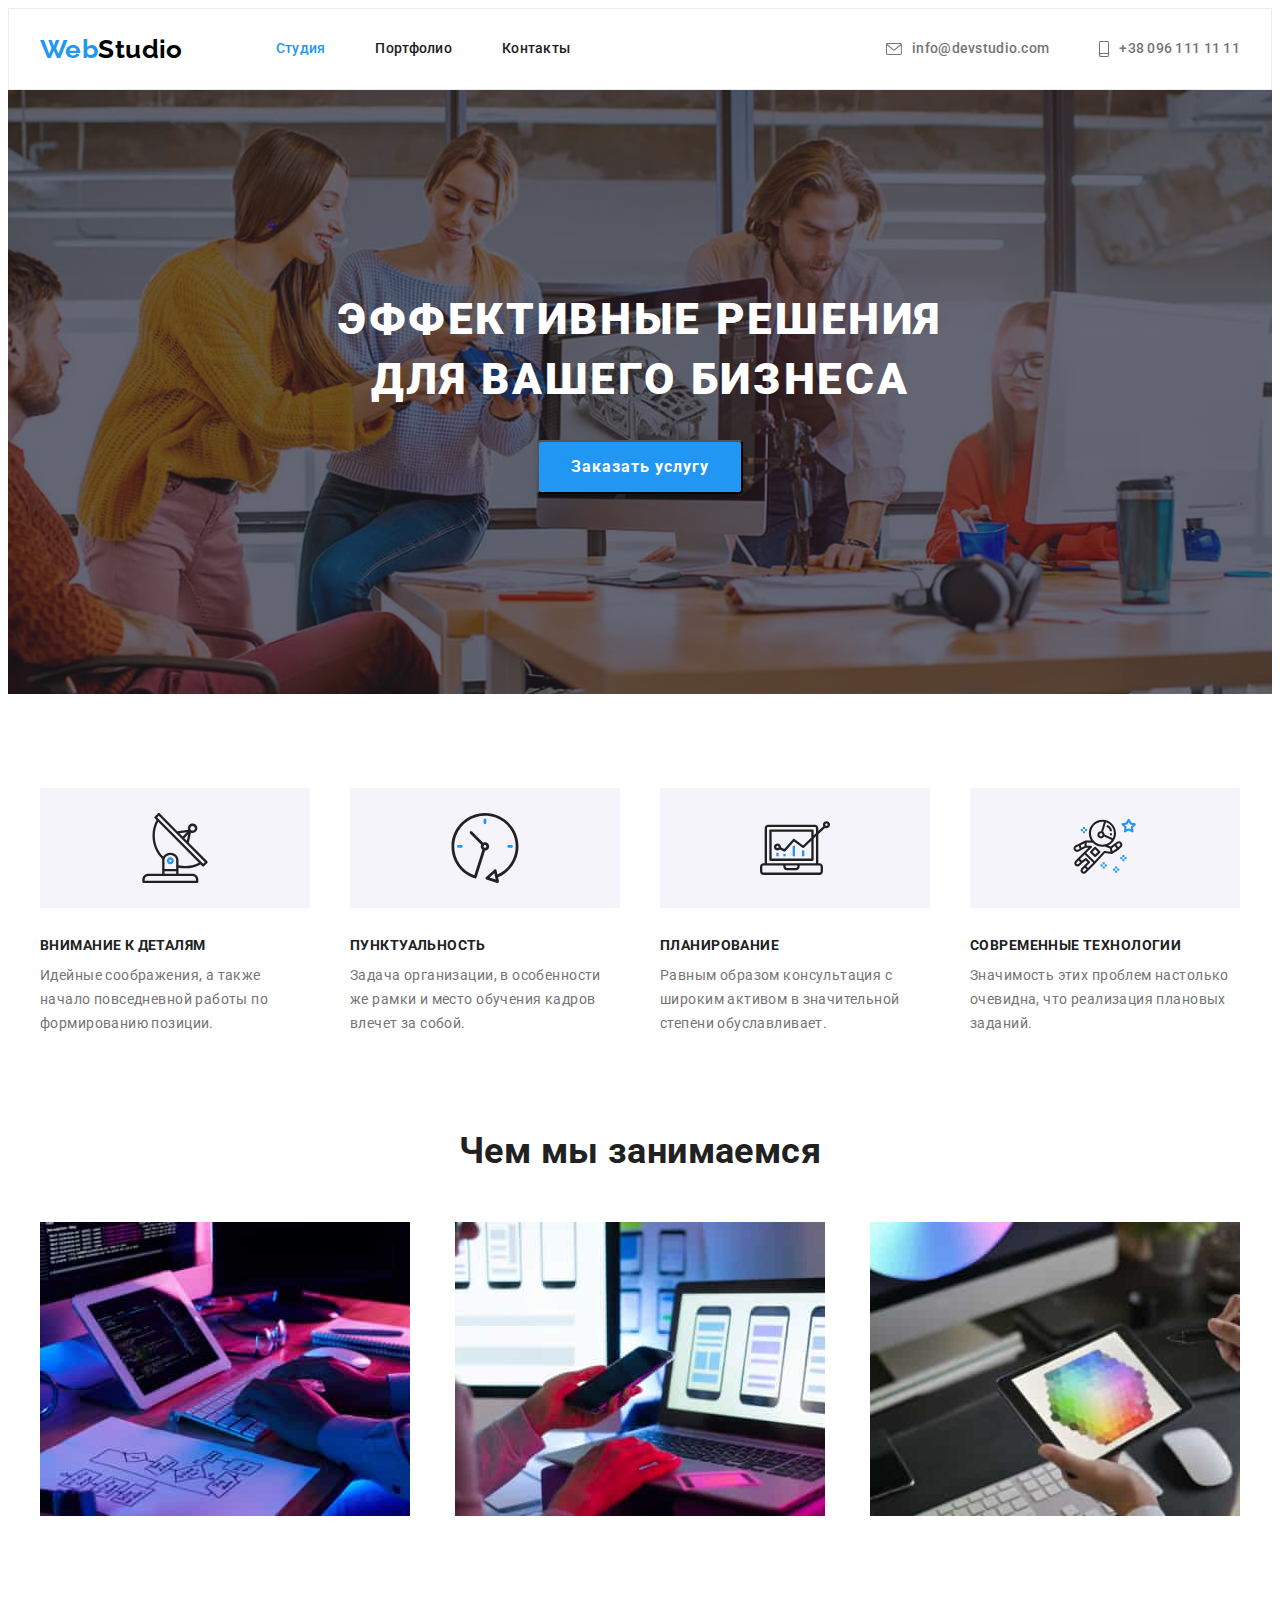
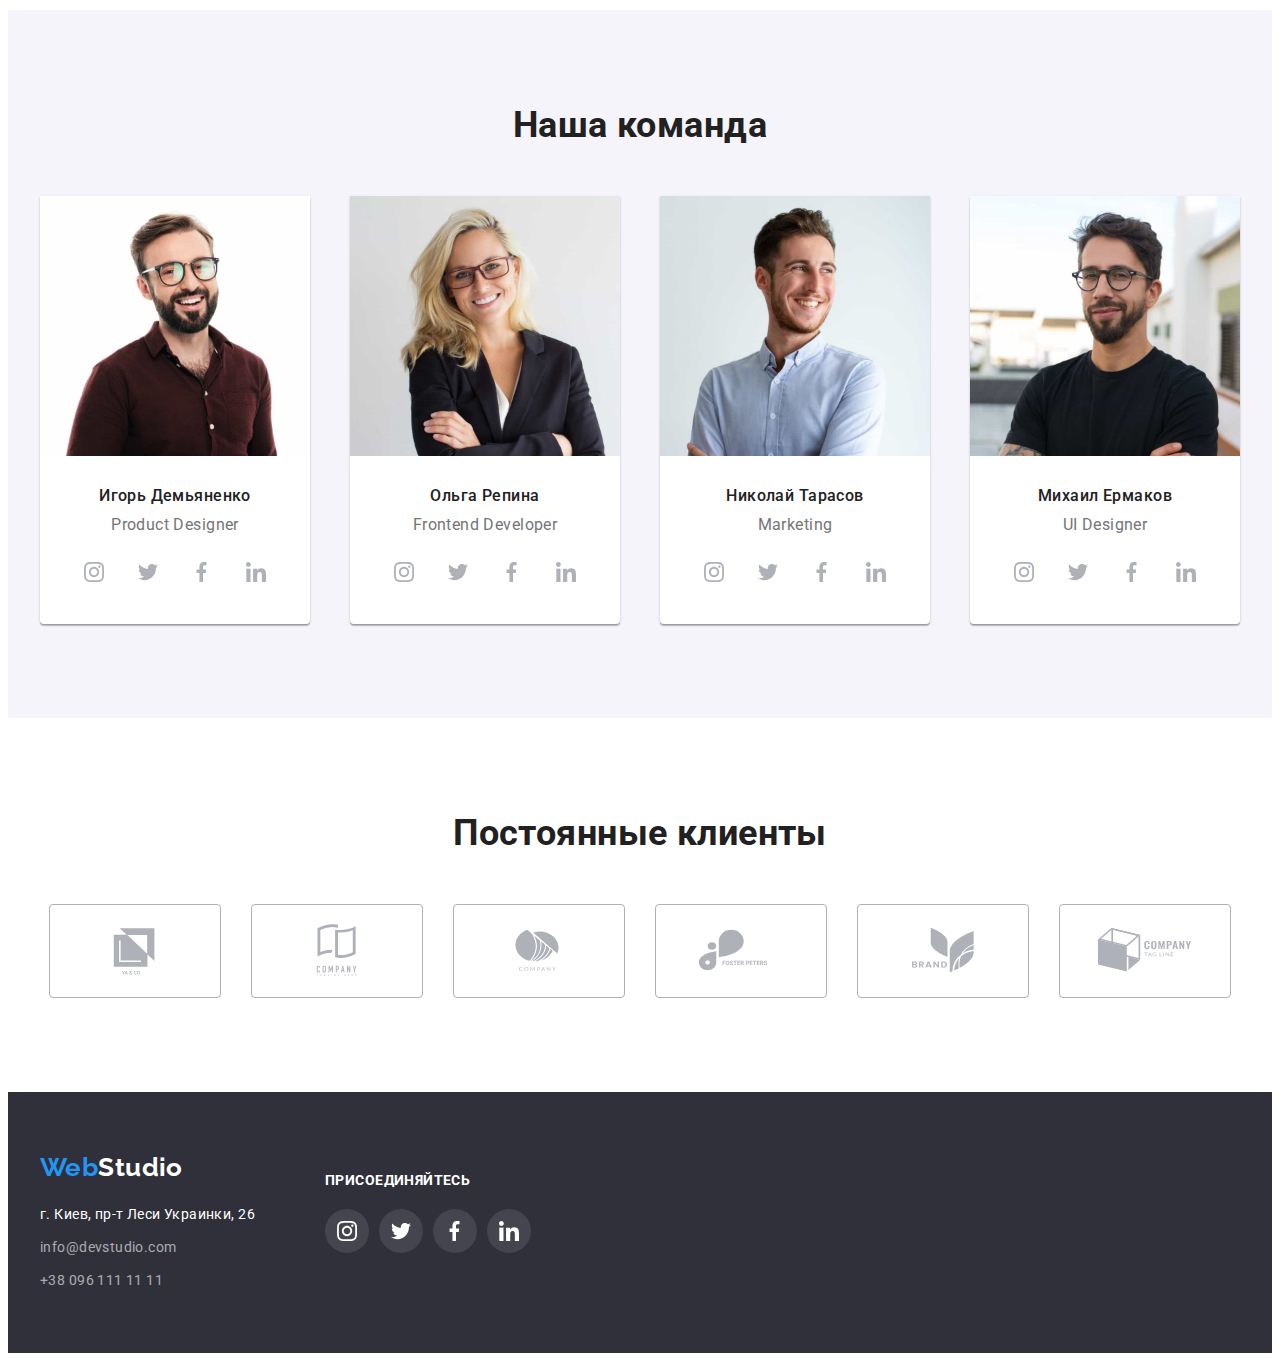
<file: index.html>
<!DOCTYPE html>
<html lang="ru">
  <head>
    <meta charset="UTF-8" />
    <meta http-equiv="X-UA-Compatible" content="IE=edge" />
    <meta name="viewport" content="width=device-width, initial-scale=1.0" />
    <title>WebStudio</title>
    <link
      href="https://fonts.googleapis.com/css2?family=Raleway:wght@700&family=Roboto:wght@400;500;700;900&display=swap"
      rel="stylesheet"
    />
    <link
      rel="stylesheet"
      href="https://cdnjs.cloudflare.com/ajax/libs/modern-normalize/1.1.0/modern-normalize.min.css"
      integrity="sha512-wpPYUAdjBVSE4KJnH1VR1HeZfpl1ub8YT/NKx4PuQ5NmX2tKuGu6U/JRp5y+Y8XG2tV+wKQpNHVUX03MfMFn9Q=="
      crossorigin="anonymous"
      referrerpolicy="no-referrer"
    />
    <link rel="stylesheet" href="./css/styles.css" />
  </head>
  <body>
    <!--Page header-->
    <header class="page-header">
      <!--LOGO-->
      <div class="container header-container">
        <nav class="header-container">
          <a href="./index.html" class="logo"><span class="accent">Web</span>Studio</a>
          <!--Main navigation-->
          <ul class="site-nav list">
            <li class="site-nav-item"><a href="./index.html" class="link current">Студия</a></li>
            <li class="site-nav-item"><a href="./portfolio.html" class="link">Портфолио</a></li>
            <li class="site-nav-item"><a href="" class="link">Контакты</a></li>
          </ul>
        </nav>
        <ul class="contact list">
          <li class="contact-item">
            <a href="mailto:info@devstudio.com" class="header-contact link">
              <svg class="contact-icon" width="16px" height="12px">
                <use href="./images/icons.svg#envelope"></use>
              </svg>
              info@devstudio.com</a
            >
          </li>
          <li class="contact-item">
            <a href="tel:+380961111111" class="header-contact link">
              <svg class="contact-icon" width="10px" height="16px">
                <use href="./images/icons.svg#smartphone"></use>
              </svg>
              +38 096 111 11 11</a
            >
          </li>
        </ul>
      </div>
    </header>
    <!--Page content-->
    <main>
      <!--Service-->
      <section class="hero">
        <h1 class="hero-title">Эффективные решения для вашего бизнеса</h1>
        <button type="button" class="button">Заказать услугу</button>
      </section>
      <!--Our skills-->
      <h2 class="visually-hidden">Наши преимущества</h2>
      <section class="about section">
        <div class="icon container">
          <div class="icon-list">
            <svg class="about-icon" width="70px" height="70px">
              <use href="./images/icons.svg#antenna"></use>
            </svg>
          </div>
          <div class="icon-list">
            <svg class="about-icon" width="70px" height="70px">
              <use href="./images/icons.svg#clock"></use>
            </svg>
          </div>
          <div class="icon-list">
            <svg class="about-icon" width="70px" height="70px">
              <use href="./images/icons.svg#diagram"></use>
            </svg>
          </div>
          <div class="icon-list">
            <svg class="about-icon" width="70px" height="70px">
              <use href="./images/icons.svg#astronaut"></use>
            </svg>
          </div>
        </div>
        <div class="container">
          <ul class="about-list list">
            <li class="about-list-item">
              <h3 class="about-title">Внимание к деталям</h3>
              <p class="about-text">
                Идейные соображения, а также начало повседневной работы по формированию позиции.
              </p>
            </li>
            <li class="about-list-item">
              <h3 class="about-title">Пунктуальность</h3>
              <p class="about-text">
                Задача организации, в особенности же рамки и место обучения кадров влечет за собой.
              </p>
            </li>
            <li class="about-list-item">
              <h3 class="about-title">Планирование</h3>
              <p class="about-text">
                Равным образом консультация с широким активом в значительной степени обуславливает.
              </p>
            </li>
            <li class="about-list-item">
              <h3 class="about-title">Современные технологии</h3>
              <p class="about-text">
                Значимость этих проблем настолько очевидна, что реализация плановых заданий.
              </p>
            </li>
          </ul>
        </div>
      </section>
      <!--What are we doing-->
      <section class="job">
        <div class="container">
          <h2 class="section-title job">Чем мы занимаемся</h2>
          <ul class="job-list list">
            <li class="job-list-item">
              <img src="./images/box1.jpg" alt="Верстка сайта" width="370" class="img" />
            </li>
            <li class="job-list-item">
              <img
                src="./images/box2.jpg"
                alt="Адаптация мобильной версии"
                width="370"
                class="img"
              />
            </li>
            <li class="job-list-item">
              <img src="./images/box3.jpg" alt="Выбор палитры цветов" width="370" class="img" />
            </li>
          </ul>
        </div>
      </section>
      <!--Our team-->
      <section class="team section">
        <div class="container">
          <h2 class="section-title team">Наша команда</h2>
          <ul class="team-list list">
            <li class="team-list-item">
              <img
                src="./images/img1.jpg"
                alt="фотография продакт дизайнера"
                width="270"
                class="img"
              />
              <h3 class="team-subtitle">Игорь Демьяненко</h3>
              <p lang="en" class="team-description">Product Designer</p>
              <ul class="social-list list">
                <li class="social-item">
                  <a href="" class="social-link link">
                    <svg class="social-icon" width="20px" height="20px">
                      <use href="./images/icons.svg#instagram"></use>
                    </svg>
                  </a>
                </li>
                <li class="social-item">
                  <a href="" class="social-link link">
                    <svg class="social-icon" width="20px" height="20px">
                      <use href="./images/icons.svg#twitter"></use>
                    </svg>
                  </a>
                </li>
                <li class="social-item">
                  <a href="" class="social-link link">
                    <svg class="social-icon" width="20px" height="20px">
                      <use href="./images/icons.svg#Vector"></use>
                    </svg>
                  </a>
                </li>
                <li class="social-item">
                  <a href="" class="social-link link">
                    <svg class="social-icon" width="20px" height="20px">
                      <use href="./images/icons.svg#linkedin"></use>
                    </svg>
                  </a>
                </li>
              </ul>
            </li>
            <li class="team-list-item">
              <img
                src="./images/img2.jpg"
                alt="фотография фронтэнд разработчика"
                width="270"
                class="img"
              />
              <h3 class="team-subtitle">Ольга Репина</h3>
              <p lang="en" class="team-description">Frontend Developer</p>
              <ul class="social-list list">
                <li class="social-item">
                  <a href="" class="social-link link">
                    <svg class="social-icon" width="20px" height="20px">
                      <use href="./images/icons.svg#instagram"></use>
                    </svg>
                  </a>
                </li>
                <li class="social-item">
                  <a href="" class="social-link link">
                    <svg class="social-icon" width="20px" height="20px">
                      <use href="./images/icons.svg#twitter"></use>
                    </svg>
                  </a>
                </li>
                <li class="social-item">
                  <a href="" class="social-link link">
                    <svg class="social-icon" width="20px" height="20px">
                      <use href="./images/icons.svg#Vector"></use>
                    </svg>
                  </a>
                </li>
                <li class="social-item">
                  <a href="" class="social-link link">
                    <svg class="social-icon" width="20px" height="20px">
                      <use href="./images/icons.svg#linkedin"></use>
                    </svg>
                  </a>
                </li>
              </ul>
            </li>
            <li class="team-list-item">
              <img src="./images/img3.jpg" alt="фотография маркетолога" width="270" class="img" />
              <h3 class="team-subtitle">Николай Тарасов</h3>
              <p lang="en" class="team-description">Marketing</p>
              <ul class="social-list list">
                <li class="social-item">
                  <a href="" class="social-link link">
                    <svg class="social-icon" width="20px" height="20px">
                      <use href="./images/icons.svg#instagram"></use>
                    </svg>
                  </a>
                </li>
                <li class="social-item">
                  <a href="" class="social-link link">
                    <svg class="social-icon" width="20px" height="20px">
                      <use href="./images/icons.svg#twitter"></use>
                    </svg>
                  </a>
                </li>
                <li class="social-item">
                  <a href="" class="social-link link">
                    <svg class="social-icon" width="20px" height="20px">
                      <use href="./images/icons.svg#Vector"></use>
                    </svg>
                  </a>
                </li>
                <li class="social-item">
                  <a href="" class="social-link link">
                    <svg class="social-icon" width="20px" height="20px">
                      <use href="./images/icons.svg#linkedin"></use>
                    </svg>
                  </a>
                </li>
              </ul>
            </li>
            <li class="team-list-item">
              <img
                src="./images/img4.jpg"
                alt="фотография дизайнера пользовательского интерфейса"
                width="270"
                class="img"
              />
              <h3 class="team-subtitle">Михаил Ермаков</h3>
              <p lang="en" class="team-description">UI Designer</p>
              <ul class="social-list list">
                <li class="social-item">
                  <a href="" class="social-link link">
                    <svg class="social-icon" width="20px" height="20px">
                      <use href="./images/icons.svg#instagram"></use>
                    </svg>
                  </a>
                </li>
                <li class="social-item">
                  <a href="" class="social-link link">
                    <svg class="social-icon" width="20px" height="20px">
                      <use href="./images/icons.svg#twitter"></use>
                    </svg>
                  </a>
                </li>
                <li class="social-item">
                  <a href="" class="social-link link">
                    <svg class="social-icon" width="20px" height="20px">
                      <use href="./images/icons.svg#Vector"></use>
                    </svg>
                  </a>
                </li>
                <li class="social-item">
                  <a href="" class="social-link link">
                    <svg class="social-icon" width="20px" height="20px">
                      <use href="./images/icons.svg#linkedin"></use>
                    </svg>
                  </a>
                </li>
              </ul>
            </li>
          </ul>
        </div>
      </section>
      <section class="clients section">
        <h2 class="clients-title">Постоянные клиенты</h2>
        <ul class="clients-list list">
          <li class="clients-item">
            <a href="" class="clients-link link">
              <svg class="clients-icon" width="106px" height="60px">
                <use href="./images/icons.svg#Logo"></use>
              </svg>
            </a>
          </li>
          <li class="clients-item">
            <a href="" class="clients-link link">
              <svg class="clients-icon" width="106px" height="60px">
                <use href="./images/icons.svg#Logo-1"></use>
              </svg>
            </a>
          </li>
          <li class="clients-item">
            <a href="" class="clients-link link">
              <svg class="clients-icon" width="106px" height="60px">
                <use href="./images/icons.svg#Logo-2"></use>
              </svg>
            </a>
          </li>
          <li class="clients-item">
            <a href="" class="clients-link link">
              <svg class="clients-icon" width="106px" height="60px">
                <use href="./images/icons.svg#Logo-3"></use>
              </svg>
            </a>
          </li>
          <li class="clients-item">
            <a href="" class="clients-link link">
              <svg class="clients-icon" width="106px" height="60px">
                <use href="./images/icons.svg#Logo-4"></use>
              </svg>
            </a>
          </li>
          <li class="clients-item">
            <a href="" class="clients-link link">
              <svg class="clients-icon" width="106px" height="60px">
                <use href="./images/icons.svg#Logo-5"></use>
              </svg>
            </a>
          </li>
        </ul>
      </section>
    </main>
    <!-- Footer -->
    <footer class="footer">
      <div class="footer-container container">
        <div>
          <a href="./index.html" class="logo footer"><span class="accent">Web</span>Studio</a>
          <address>
            <ul class="address-list list">
              <li class="address-item">
                <a href="" class="address"> г. Киев, пр-т Леси Украинки, 26</a>
              </li>
              <li class="address-item">
                <a href="mailto:info@devstudio.com" class="footer-contact link"
                  >info@devstudio.com</a
                >
              </li>
              <li class="address-item">
                <a href="tel:+380961111111" class="footer-contact link">+38 096 111 11 11</a>
              </li>
            </ul>
          </address>
        </div>
        <div class="join">
          <h2 class="join-title">присоединяйтесь</h2>
          <ul class="join-list list">
            <li class="join-item">
              <a href="" class="join-link link">
                <svg class="join-icon" width="20px" height="20px">
                  <use href="./images/icons.svg#instagram"></use>
                </svg>
              </a>
            </li>
            <li class="join-item">
              <a href="" class="join-link link">
                <svg class="join-icon" width="20px" height="20px">
                  <use href="./images/icons.svg#twitter"></use>
                </svg>
              </a>
            </li>
            <li class="join-item">
              <a href="" class="join-link link">
                <svg class="join-icon" width="20px" height="20px">
                  <use href="./images/icons.svg#Vector"></use>
                </svg>
              </a>
            </li>
            <li class="join-item">
              <a href="" class="join-link link">
                <svg class="join-icon" width="20px" height="20px">
                  <use href="./images/icons.svg#linkedin"></use>
                </svg>
              </a>
            </li>
          </ul>
        </div>
      </div>
    </footer>
  </body>
</html>
</file>
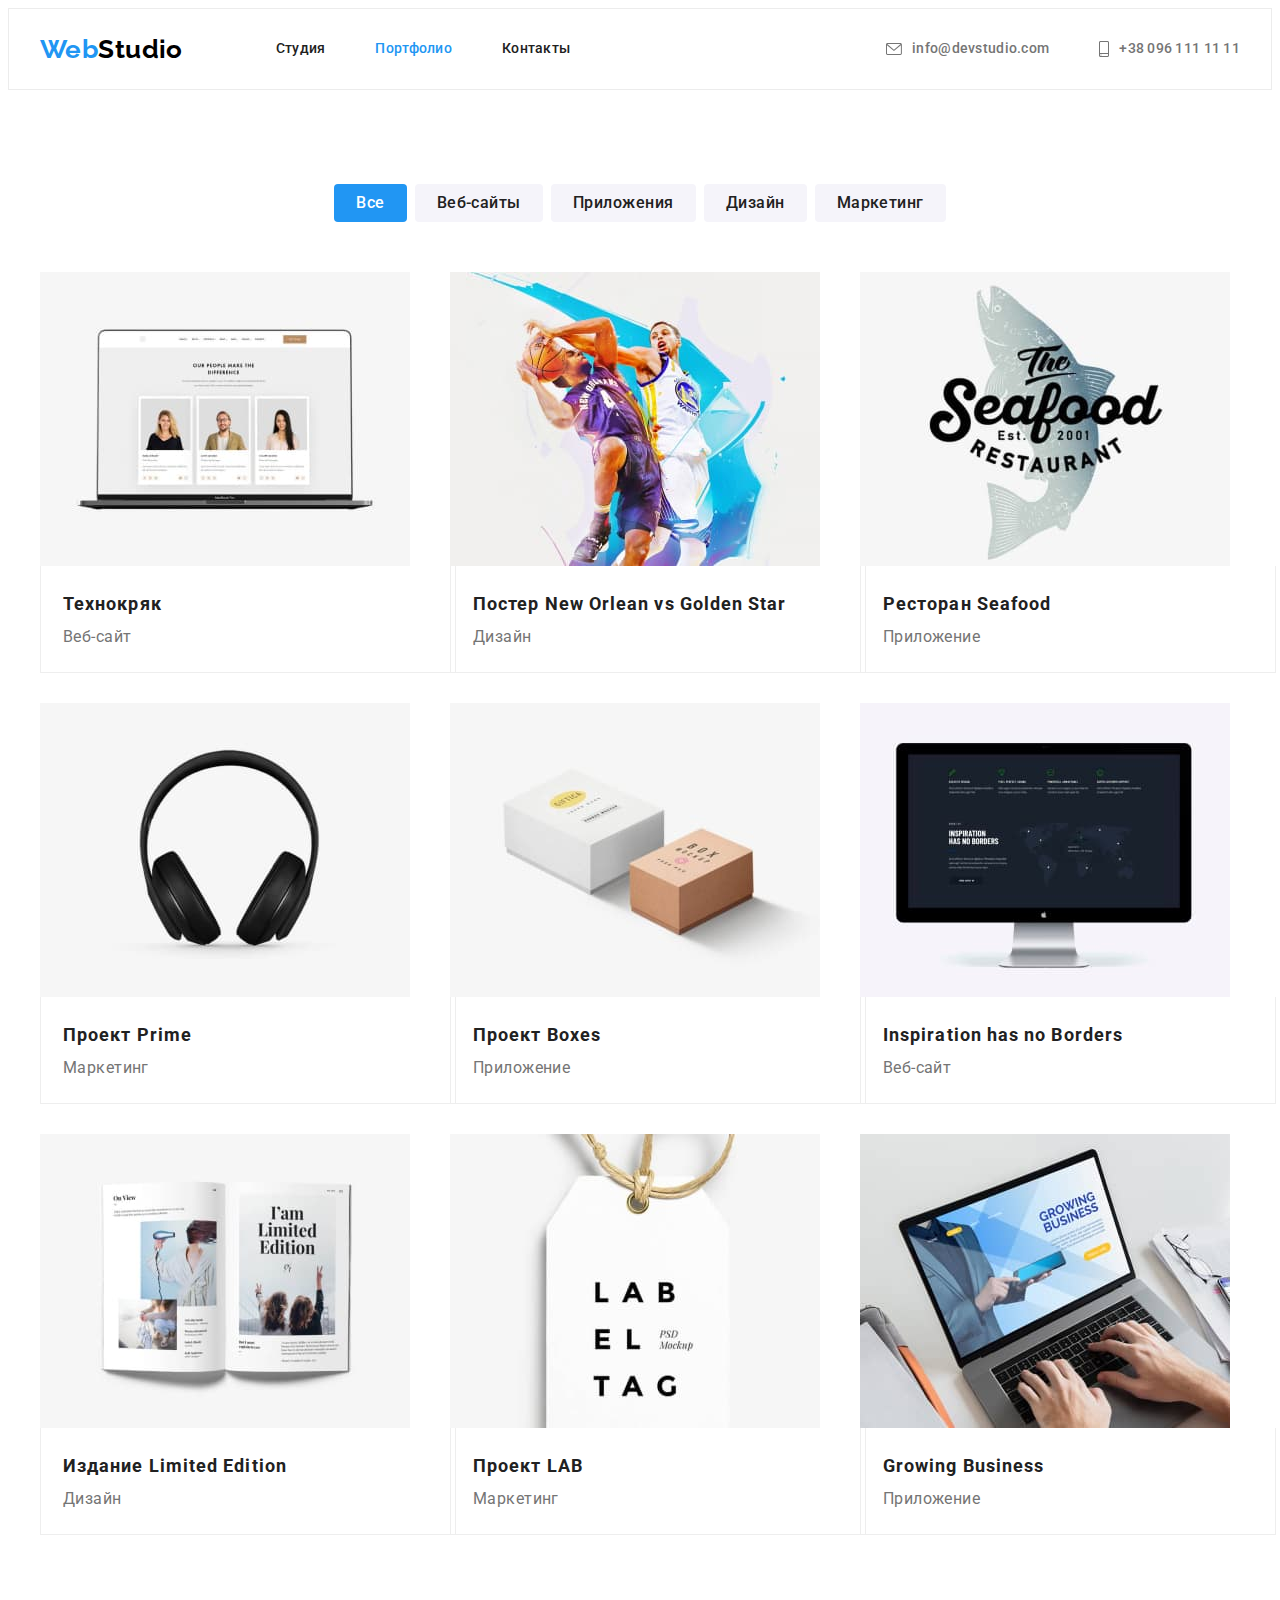
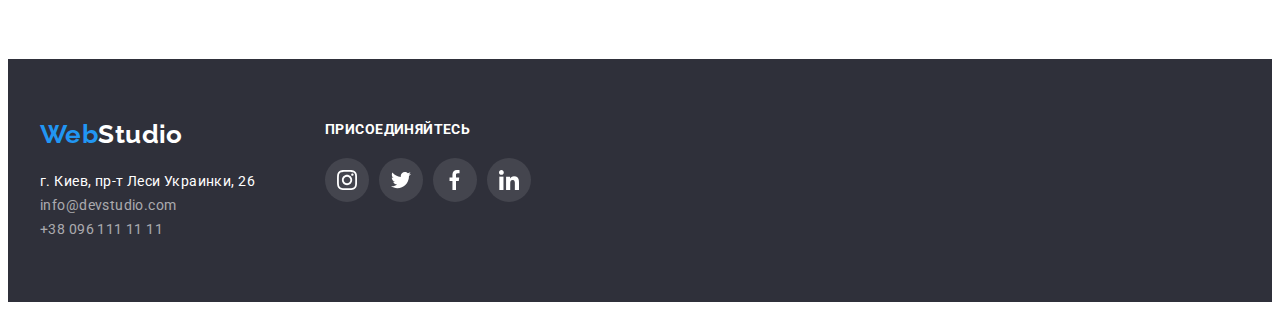
<file: portfolio.html>
<!DOCTYPE html>
<html lang="ru">
  <head>
    <meta charset="UTF-8" />
    <meta http-equiv="X-UA-Compatible" content="IE=edge" />
    <meta name="viewport" content="width=device-width, initial-scale=1.0" />
    <title>Portfolio</title>
    <link
      href="https://fonts.googleapis.com/css2?family=Raleway:wght@700&family=Roboto:wght@400;500;700;900&display=swap"
      rel="stylesheet"
    />
    <link
      rel="stylesheet"
      href="https://cdnjs.cloudflare.com/ajax/libs/modern-normalize/1.1.0/modern-normalize.min.css"
      integrity="sha512-wpPYUAdjBVSE4KJnH1VR1HeZfpl1ub8YT/NKx4PuQ5NmX2tKuGu6U/JRp5y+Y8XG2tV+wKQpNHVUX03MfMFn9Q=="
      crossorigin="anonymous"
      referrerpolicy="no-referrer"
    />
    <link rel="stylesheet" href="./css/styles.css" />
  </head>
  <body>
    <!--Page header-->
    <header class="page-header">
      <!--LOGO-->
      <div class="container header-container">
        <nav class="header-container">
          <a href="./index.html" class="logo"><span class="accent">Web</span>Studio</a>
          <!--Main navigation-->
          <ul class="site-nav list">
            <li class="site-nav-item"><a href="./index.html" class="link">Студия</a></li>
            <li class="site-nav-item">
              <a href="./portfolio.html" class="link current">Портфолио</a>
            </li>
            <li class="site-nav-item"><a href="" class="link">Контакты</a></li>
          </ul>
        </nav>
        <ul class="contact list">
          <li class="contact-item">
            <a href="mailto:info@devstudio.com" class="header-contact link">
              <svg class="contact-icon" width="16px" height="12px">
                <use href="./images/icons.svg#envelope"></use>
              </svg>
              info@devstudio.com</a
            >
          </li>
          <li class="contact-item">
            <a href="tel:+380961111111" class="header-contact link">
              <svg class="contact-icon" width="10px" height="16px">
                <use href="./images/icons.svg#smartphone"></use>
              </svg>
              +38 096 111 11 11</a
            >
          </li>
        </ul>
      </div>
    </header>
    <main>
      <section class="section portfolio">
        <h1 class="visually-hidden">Портфолио</h1>
        <div class="container">
          <ul class="btn-list list">
            <li class="btn-item">
              <button type="button" class="btn-filter current">Все</button>
            </li>
            <li class="btn-item">
              <button type="button" class="btn-filter">Веб-сайты</button>
            </li>
            <li class="btn-item">
              <button type="button" class="btn-filter">Приложения</button>
            </li>
            <li class="btn-item">
              <button type="button" class="btn-filter">Дизайн</button>
            </li>
            <li class="btn-item">
              <button type="button" class="btn-filter">Маркетинг</button>
            </li>
          </ul>
          <ul class="card-list list">
            <li class="card-item">
              <a href="" class="link">
                <img src="./images/технокряк.jpg" alt="Ноутбук" width="370" class="img" />
                <div class="card-text">
                  <h2 class="card-title">Технокряк</h2>
                  <p class="card-description">Веб-сайт</p>
                </div>
              </a>
            </li>
            <li class="card-item">
              <a href="" class="link">
                <img
                  src="./images/Постер.jpg"
                  alt="Постер New Orlean vs Golden Star"
                  width="370"
                  class="img"
                />
                <div class="card-text">
                  <h2 class="card-title">
                    Постер <span lang="en">New Orlean vs Golden Star</span>
                  </h2>
                  <p class="card-description">Дизайн</p>
                </div>
              </a>
            </li>
            <li class="card-item">
              <a href="" class="link">
                <img
                  src="./images/Ресторан Seafood.jpg"
                  alt="Логотип ресторана морепродуктов"
                  width="370"
                  class="img"
                />
                <div class="card-text">
                  <h2 class="card-title">Ресторан <span lang="en">Seafood</span></h2>
                  <p class="card-description">Приложение</p>
                </div>
              </a>
            </li>
            <li class="card-item">
              <a href="" class="link">
                <img src="./images/Проект Prime.jpg" alt="Наушники" width="370" class="img" />
                <div class="card-text">
                  <h2 class="card-title">Проект <span lang="en">Prime</span></h2>
                  <p class="card-description">Маркетинг</p>
                </div>
              </a>
            </li>
            <li class="card-item">
              <a href="" class="link">
                <img src="./images/Проект Boxes.jpg" alt="Две коробки" width="370" class="img" />
                <div class="card-text">
                  <h2 class="card-title">Проект <span lang="en">Boxes</span></h2>
                  <p class="card-description">Приложение</p>
                </div>
              </a>
            </li>
            <li class="card-item">
              <a href="" class="link">
                <img
                  src="./images/Inspiration has no Borders.jpg"
                  alt="Монитор"
                  width="370"
                  class="img"
                />
                <div class="card-text">
                  <h2 class="card-title" lang="en">Inspiration has no Borders</h2>
                  <p class="card-description">Веб-сайт</p>
                </div>
              </a>
            </li>
            <li class="card-item">
              <a href="" class="link">
                <img
                  src="./images/Издание Limited Edition.jpg"
                  alt="Лимитированое Издание"
                  width="370"
                  class="img"
                />
                <div class="card-text">
                  <h2 class="card-title">Издание <span lang="en">Limited Edition</span></h2>
                  <p class="card-description">Дизайн</p>
                </div>
              </a>
            </li>
            <li class="card-item">
              <a href="" class="link">
                <img
                  src="./images/Проект LAB.jpg"
                  alt="Бирка проекта LAB"
                  width="370"
                  class="img"
                />
                <div class="card-text">
                  <h2 class="card-title">Проект <span lang="en">LAB</span></h2>
                  <p class="card-description">Маркетинг</p>
                </div>
              </a>
            </li>
            <li class="card-item">
              <a href="" class="link">
                <img
                  src="./images/Growing Business.jpg"
                  alt="Работа за компютером"
                  width="370"
                  class="img"
                />
                <div class="card-text">
                  <h2 class="card-title" lang="en">Growing Business</h2>
                  <p class="card-description">Приложение</p>
                </div>
              </a>
            </li>
          </ul>
        </div>
      </section>
    </main>
    <!-- Footer -->
    <footer class="footer">
      <div class="footer-container container">
        <div>
          <a href="./index.html" class="logo footer"><span class="accent">Web</span>Studio</a>
          <address>
            <ul class="address-list list">
              <li><a href="" class="address"> г. Киев, пр-т Леси Украинки, 26</a></li>
              <li>
                <a href="mailto:info@devstudio.com" class="footer-contact link"
                  >info@devstudio.com</a
                >
              </li>
              <li><a href="tel:+380961111111" class="footer-contact link">+38 096 111 11 11</a></li>
            </ul>
          </address>
        </div>
        <div class="join">
          <h2 class="join-title">присоединяйтесь</h2>
          <ul class="join-list list">
            <li class="join-item">
              <a href="" class="join-link link">
                <svg class="join-icon" width="20px" height="20px">
                  <use href="./images/icons.svg#instagram"></use>
                </svg>
              </a>
            </li>
            <li class="join-item">
              <a href="" class="join-link link">
                <svg class="join-icon" width="20px" height="20px">
                  <use href="./images/icons.svg#twitter"></use>
                </svg>
              </a>
            </li>
            <li class="join-item">
              <a href="" class="join-link link">
                <svg class="join-icon" width="20px" height="20px">
                  <use href="./images/icons.svg#Vector"></use>
                </svg>
              </a>
            </li>
            <li class="join-item">
              <a href="" class="join-link link">
                <svg class="join-icon" width="20px" height="20px">
                  <use href="./images/icons.svg#linkedin"></use>
                </svg>
              </a>
            </li>
          </ul>
        </div>
      </div>
    </footer>
  </body>
</html>
</file>
<file: css/styles.css>
:root {
    --primary-text-color: #757575;
    --title-text-color: #212121;
    --accent-color: #2196F3;
    --white-text-color: #FFFFFF;
    --footer-bg-color: #2F303A;
    --footer-contact-color: rgba(255, 255, 255, 0.6);
    --logo-color: #000000;
    --background-team-color: #F5F4FA;
    --icon-color: #AFB1B8;
}

body {
    font-family: 'Roboto', sans-serif;
    font-weight: 400;
    font-size: 14px;
    line-height: 1.71;
    letter-spacing: 0.03em;
    color: var(--primary-text-color);
    background-color: var(--white-text-color);
}

.visually-hidden {
    position: absolute;
    width: 1px;
    height: 1px;
    margin: -1px;
    border: 0;
    padding: 0;

    white-space: nowrap;
    clip-path: inset(100%);
    clip: rect(0 0 0 0);
    overflow: hidden;
}
h1,h2,h3,h4,h5,h6,p{
    margin: 0;
}
.container {
    margin: 0 auto;
    width: 1200px;
    padding-left: 15px;
    padding-right: 15px;
}
.img{
    display: block;
}
.list {
    margin: 0 ;
    padding: 0 ;
    list-style: none;

}
.section{
    padding-top: 94px;
    padding-bottom: 94px;
}
.link {
    text-decoration: none;
}

/* Header */
.page-header{
    background-color: var(--white-text-color);
    border: 1px solid #ECECEC;
}
.header-container{
    display: flex;
    align-items: center;
    justify-content: space-between;
}
/* Logo */
.accent {
    color: var(--accent-color);
}

.logo {
    margin-right: 93px;

    font-family: 'Raleway', sans-serif;
    font-weight: 700;
    font-size: 26px;
    line-height: 1.19;
    text-decoration: none;
    color: var(--logo-color);
}

/* Site-nav */
.site-nav .link,
.header-contact.link {
    display: block;
    padding-top: 32px;
    padding-bottom: 32px;

    font-weight: 500;
    font-size: 14px;
    line-height: 1.14;
    letter-spacing: 0.02em;
    color: var(--title-text-color);
}
.site-nav{
    display: flex;
}
.site-nav-item:not(:last-child){
    margin-right: 50px;
}

.site-nav .link.current{
    color: var(--accent-color);
}

/* Contacts */
.contact{
    display: flex;
    margin-left: auto;
}
.contact-icon{
    margin-right: 10px;
    fill: currentColor;
}

.contact-item:not(:last-child){
margin-right: 50px;
}
.header-contact.link {
    display: flex;
    align-items: center;

    color: inherit;
}

.link:hover,
.link:focus {
    color: var(--accent-color);
}
.contact-icon:hover,
.contact-icon:focus{
    fill: currentColor;
}

/* Hero */
.hero{
    margin: 0 auto;
    padding-top: 200px;
    padding-bottom: 200px;
    max-width: 1600px;
    background-color: #C4C4C4;
    background-image: linear-gradient( rgba(47, 48, 58, 0.4), rgba(47, 48, 58, 0.4)), url(../images/hero-bg.jpg);
    background-size: cover;
    background-repeat: no-repeat;
    background-position: center;
    text-align: center;
}
.hero-title {
    margin: 0 auto;
    margin-bottom: 30px;
    max-width: 696px;
    

    font-weight: 900;
    font-size: 44px;
    line-height: 1.36;
    letter-spacing: 0.06em;
    text-transform: uppercase;
    color:var(--white-text-color);

}
.button{
    box-shadow: 0px 4px 4px rgba(0, 0, 0, 0.15);
    border-radius: 4px;
    min-width: 200px;
    padding: 10px 32px;
    
    font-family: inherit;
    font-weight: 700;
    font-size: 16px;
    line-height: 1.88;
    align-items: center;
    letter-spacing: 0.06em;
    background-color: var(--accent-color);
    color: var(--white-text-color);
    cursor: pointer;
}
.button:hover,
.button:focus{
    color: var(--accent-color);
    background-color: var(--footer-bg-color);
}
/* Our Skills */
.icon{
    display: flex;
    justify-content: space-between;
    margin-bottom: 30px;
}
.icon-list{
    display: flex;
    justify-content: center;
    align-items: center;
    width: 270px;
    height: 120px;
    background-color: var(--background-team-color);
}


.about-list{
    display: flex;
    justify-content:space-between;
    align-items: center;
}
.about-list-item{
    width: 270px;
}
.about-title{
    font-size: 14px;
    line-height: 1.14;
    text-transform: uppercase;
    color: var(--title-text-color);
}
.about-text{
    margin-top: 10px;
}
/* --What are we doing-- */

.section-title{
    font-size: 36px;
    line-height: 1.17;
    text-align: center;
    color: var(--title-text-color);
    margin-bottom: 50px;
}

.job-list{
    display: flex;
    justify-content: space-between;
    padding-bottom: 94px;
}
/* Team */
.team{
    margin: auto;

    background-color: var(--background-team-color);
}
.section-title.team{
    margin-bottom: 50px;
}
.team-list{
    display: flex;
    justify-content: space-between;
}
.team-list-item{
    padding-bottom: 30px;
    text-align: center;
    width: 270px;

    background-color: var(--white-text-color);
    box-shadow: 0px 1px 3px rgba(0, 0, 0, 0.12), 0px 1px 1px rgba(0, 0, 0, 0.14), 0px 2px 1px rgba(0, 0, 0, 0.2);
    border-radius: 0px 0px 4px 4px;
}

.team-subtitle{
    margin-top: 30px;
    margin-bottom: 10px;

    font-weight: 500;
    font-size: 16px;
    line-height: 1.19;
    color: var(--title-text-color);
}
.team-description{
    margin-bottom: 16px;

    font-size: 16px;
    line-height: 1.19;
}
.social-list{
    display: flex;
    justify-content: center;
}
.social-item:not(:last-child){
    margin-right: 10px;
}
.social-link{
    display: flex;
    justify-content: center;
    align-items: center;
    
    width: 44px;
    height: 44px;
}
.social-icon{
    fill:var(--icon-color);
}
.social-link:hover,
.social-link:focus {
    background-color: var(--accent-color);
    border-radius: 50%;
}
.social-link:hover .social-icon{
    fill: #FFFFFF;
}
.social-link:focus .social-icon{
    fill: #FFFFFF;
}

/* Clients */

.clients-title {
    margin-bottom: 50px;

    font-size: 36px;
    line-height: 1.17;
    text-align: center;
    color: #212121;
}
.clients-list {
    display: flex;
    justify-content: center;
}

.clients-item {
    border: 1px solid var(--icon-color);
    border-radius: 4px;
}
.clients-item:not(:last-child){
    margin-right: 30px;
}

.clients-link{
    display: flex;
    justify-content: center;
    align-items: center;
    
    width: 170px;
    height: 92px;
}
.clients-icon{
    fill: var(--icon-color)
}
.clients-item:hover,
.clients-item:focus{
    border-color: var(--accent-color);
}

.clients-link:hover .clients-icon{
    fill: var(--accent-color);
}
.clients-link:focus .clients-icon{
    fill: var(--accent-color);
}

/* Footer */
.footer {
    background-color: var(--footer-bg-color);
}

.logo.footer {
    margin-right: 0;
    padding-top: 60px;
    margin-bottom: 20px;
    display: block;

    color: var(--white-text-color);
}
.address-list{
    padding-bottom: 60px;
}
.address-item:not(:last-child){
margin-bottom: 9px;
}

.address {
    font-style: normal;
    text-decoration: none;
    color: var(--white-text-color);

}

.footer-contact {
    font-style: normal;
    color: var(--footer-contact-color);
}
/* Join */

.footer-container{
    display: flex;
}


.join{
    display: flex;
    flex-direction: column;
    margin-left: 70px;
    justify-content: flex-end;
    padding-bottom: 100px;
}
.join-title{
    margin-bottom: 20px;

    font-size: 14px;
    line-height: 1.14;
    text-transform: uppercase;
    color: var(--white-text-color);
}
.join-list{
    display: flex;
}
.join-item{
    border-radius: 50%;
    background: rgba(255, 255, 255, 0.1);
}
.join-item:not(:last-child){
    margin-right: 10px;
}
.join-item:hover,
.join-item:focus{
    background-color: var(--accent-color);
}

.join-link{
    display: flex;
    justify-content: center;
    align-items: center;

    width: 44px;
    height: 44px;
}

.join-icon{
    fill: var(--white-text-color);
}



/* Portfolio css */
/* filter */
.btn-list{
    margin-bottom: 50px;
    display: flex;
    justify-content: center;
}
.btn-item:not(:last-child){
    margin-right: 8px;
}
.btn-filter {
    padding: 6px 22px;
    border-radius: 4px;
    border: var(--background-team-color);

    font-family: inherit;
    font-weight: 500;
    font-size: 16px;
    line-height: 1.62;
    letter-spacing: 0.03em;

    color: var(--title-text-color);
    background-color: var(--background-team-color);
    cursor: pointer;
}

.btn-filter:hover,
.btn-filter:focus {
    color: var(--white-text-color);
    background-color: var(--accent-color);
    box-shadow: 0px 3px 1px rgba(0, 0, 0, 0.1), 0px 1px 2px rgba(0, 0, 0, 0.08), 0px 2px 2px rgba(0, 0, 0, 0.12);
    border-radius: 4px;
}
.btn-filter.current{
    color: var(--white-text-color);
    background-color: var(--accent-color);
}
/* Examples */
.card-list{
    display: flex;
    flex-wrap: wrap;
}
.card-item{
    width: calc((100% - 60px) / 3);
    margin-right: 30px;
    margin-bottom: 30px;
}
.card-item:nth-child(3n){
    margin-right: 0px;
}
.card-item:hover,
.card-item:focus{
    box-shadow: 0px 1px 1px rgba(0, 0, 0, 0.12), 0px 4px 4px rgba(0, 0, 0, 0.06), 1px 4px 6px rgba(0, 0, 0, 0.16);
}


.card-text{
    width: 370px;
    padding: 20px 22px;
    border-bottom: 1px solid #EEEEEE;
    border-left: 1px solid #EEEEEE;
    border-right: 1px solid #EEEEEE;
}
.card-title {
    font-size: 18px;
    line-height: 2;
    letter-spacing: 0.06em;
    color: var(--title-text-color);
}

.card-description {
    font-size: 16px;
    line-height: 1.88;

    color: var(--primary-text-color);
}
</file>
